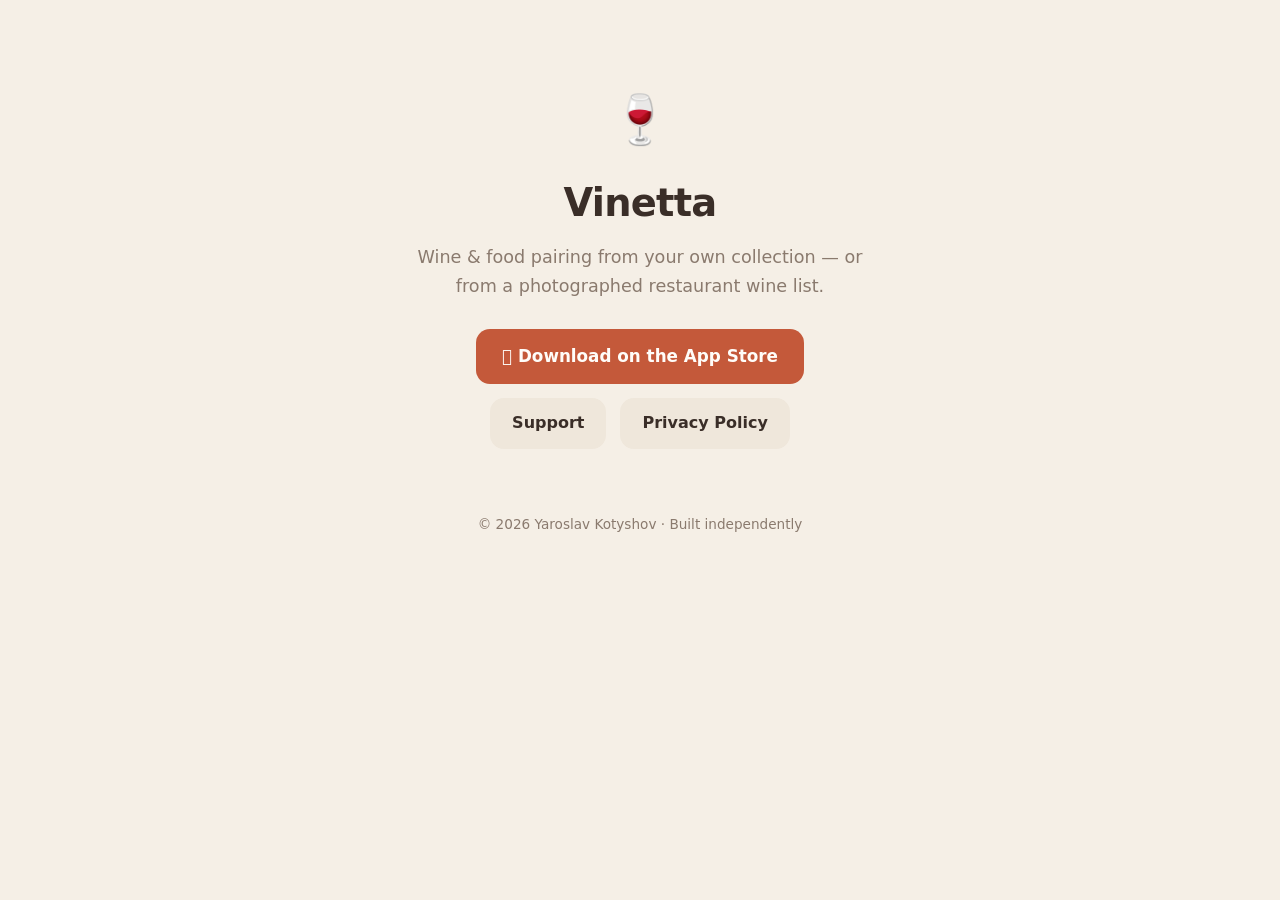
<file: index.html>
<!DOCTYPE html>
<html lang="en">
<head>
<meta charset="utf-8">
<meta name="viewport" content="width=device-width, initial-scale=1">
<title>Vinetta — Wine &amp; Food Pairing</title>
<meta name="description" content="Vinetta pairs food with wines from your own collection, or reads a restaurant wine list from a photo.">
<link rel="stylesheet" href="style.css">
</head>
<body>
<div class="wrap">
  <div class="hero">
    <div class="glyph">🍷</div>
    <h1>Vinetta</h1>
    <p>Wine &amp; food pairing from your own collection — or from a photographed restaurant wine list.</p>
    <div class="links">
      <a class="store" href="https://apps.apple.com/app/apple-store/id6797190260?pt=129247411&amp;ct=website&amp;mt=8">&#63743; Download on the App&nbsp;Store</a>
    </div>
    <div class="links" style="margin-top:14px">
      <a href="support/">Support</a>
      <a href="privacy/">Privacy Policy</a>
    </div>
  </div>
  <footer style="text-align:center">© 2026 Yaroslav Kotyshov · Built independently</footer>
</div>
</body>
</html>
</file>
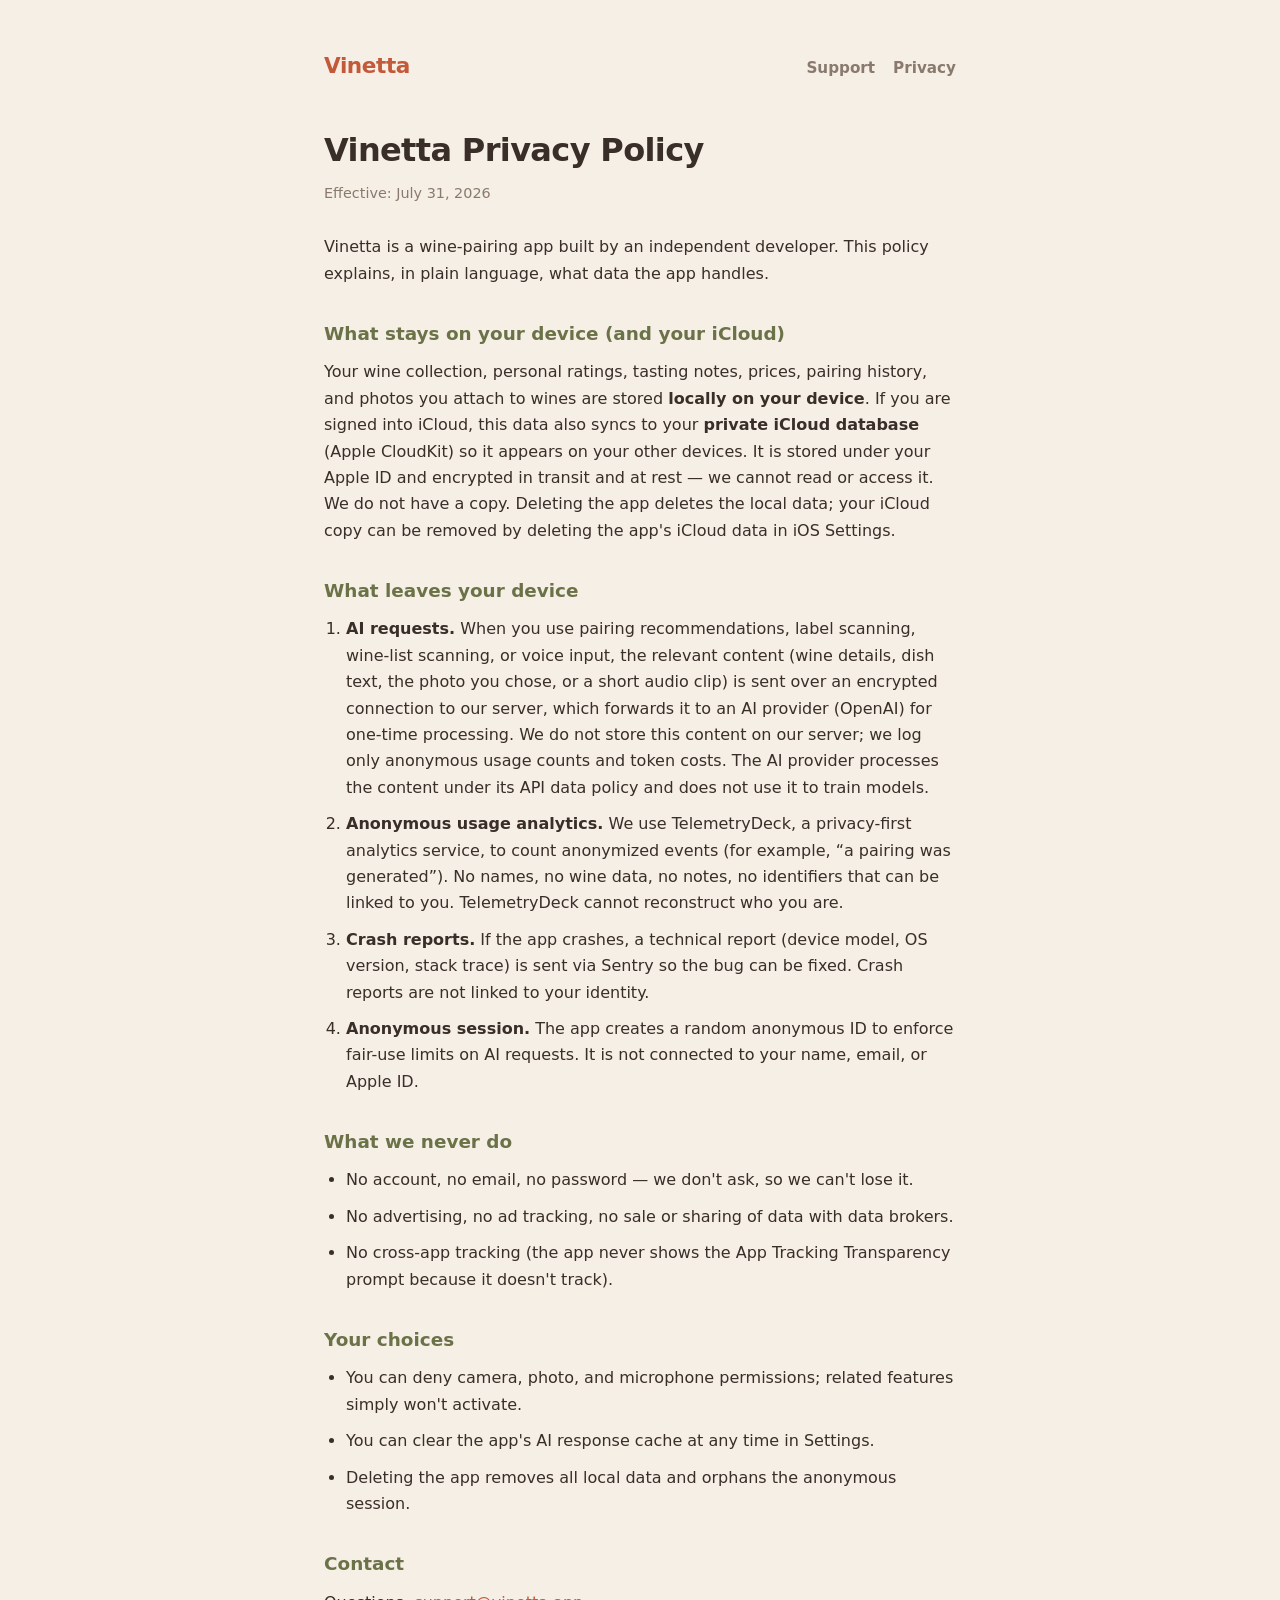
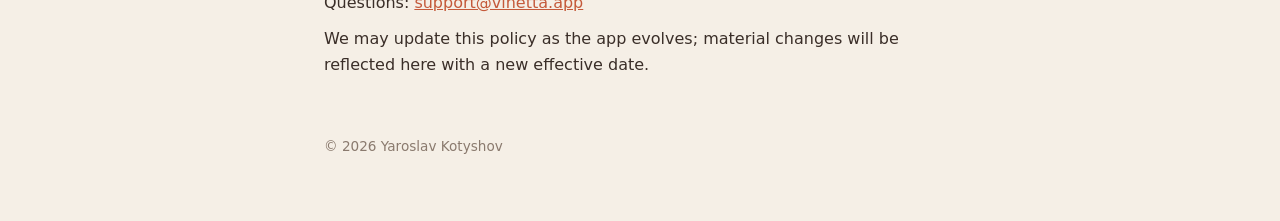
<file: privacy/index.html>
<!DOCTYPE html>
<html lang="en">
<head>
<meta charset="utf-8">
<meta name="viewport" content="width=device-width, initial-scale=1">
<title>Privacy Policy — Vinetta</title>
<link rel="stylesheet" href="../style.css">
</head>
<body>
<div class="wrap">
  <header class="site">
    <a class="brand" href="../">Vinetta</a>
    <nav><a href="../support/">Support</a><a href="./">Privacy</a></nav>
  </header>

  <h1>Vinetta Privacy Policy</h1>
  <p class="effective">Effective: July 31, 2026</p>

  <p>Vinetta is a wine-pairing app built by an independent developer. This policy explains, in plain language, what data the app handles.</p>

  <h2>What stays on your device (and your iCloud)</h2>
  <p>Your wine collection, personal ratings, tasting notes, prices, pairing history, and photos you attach to wines are stored <strong>locally on your device</strong>. If you are signed into iCloud, this data also syncs to your <strong>private iCloud database</strong> (Apple CloudKit) so it appears on your other devices. It is stored under your Apple ID and encrypted in transit and at rest — we cannot read or access it. We do not have a copy. Deleting the app deletes the local data; your iCloud copy can be removed by deleting the app's iCloud data in iOS Settings.</p>

  <h2>What leaves your device</h2>
  <ol>
    <li><strong>AI requests.</strong> When you use pairing recommendations, label scanning, wine-list scanning, or voice input, the relevant content (wine details, dish text, the photo you chose, or a short audio clip) is sent over an encrypted connection to our server, which forwards it to an AI provider (OpenAI) for one-time processing. We do not store this content on our server; we log only anonymous usage counts and token costs. The AI provider processes the content under its API data policy and does not use it to train models.</li>
    <li><strong>Anonymous usage analytics.</strong> We use TelemetryDeck, a privacy-first analytics service, to count anonymized events (for example, &ldquo;a pairing was generated&rdquo;). No names, no wine data, no notes, no identifiers that can be linked to you. TelemetryDeck cannot reconstruct who you are.</li>
    <li><strong>Crash reports.</strong> If the app crashes, a technical report (device model, OS version, stack trace) is sent via Sentry so the bug can be fixed. Crash reports are not linked to your identity.</li>
    <li><strong>Anonymous session.</strong> The app creates a random anonymous ID to enforce fair-use limits on AI requests. It is not connected to your name, email, or Apple ID.</li>
  </ol>

  <h2>What we never do</h2>
  <ul>
    <li>No account, no email, no password — we don't ask, so we can't lose it.</li>
    <li>No advertising, no ad tracking, no sale or sharing of data with data brokers.</li>
    <li>No cross-app tracking (the app never shows the App Tracking Transparency prompt because it doesn't track).</li>
  </ul>

  <h2>Your choices</h2>
  <ul>
    <li>You can deny camera, photo, and microphone permissions; related features simply won't activate.</li>
    <li>You can clear the app's AI response cache at any time in Settings.</li>
    <li>Deleting the app removes all local data and orphans the anonymous session.</li>
  </ul>

  <h2>Contact</h2>
  <p id="contact-email">Questions: <a href="mailto:support@vinetta.app">support@vinetta.app</a></p>

  <p>We may update this policy as the app evolves; material changes will be reflected here with a new effective date.</p>

  <footer>© 2026 Yaroslav Kotyshov</footer>
</div>
</body>
</html>
</file>
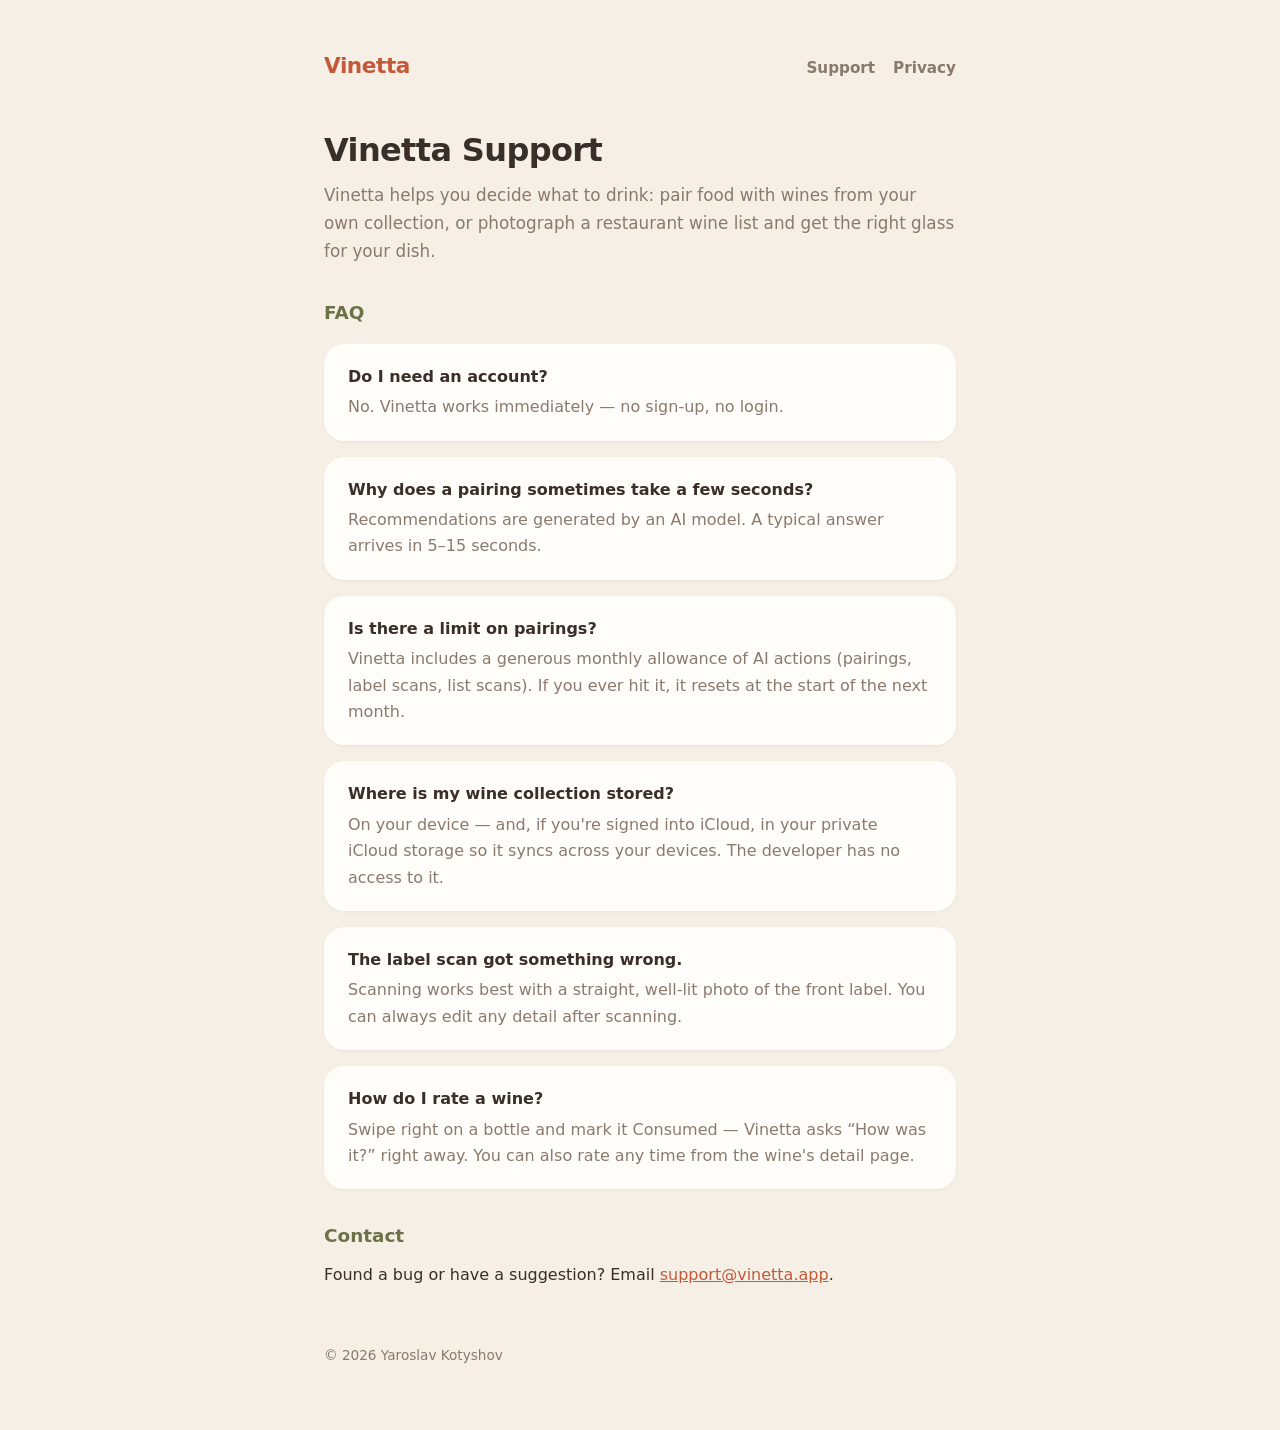
<file: support/index.html>
<!DOCTYPE html>
<html lang="en">
<head>
<meta charset="utf-8">
<meta name="viewport" content="width=device-width, initial-scale=1">
<title>Support — Vinetta</title>
<link rel="stylesheet" href="../style.css">
</head>
<body>
<div class="wrap">
  <header class="site">
    <a class="brand" href="../">Vinetta</a>
    <nav><a href="./">Support</a><a href="../privacy/">Privacy</a></nav>
  </header>

  <h1>Vinetta Support</h1>
  <p class="lede">Vinetta helps you decide what to drink: pair food with wines from your own collection, or photograph a restaurant wine list and get the right glass for your dish.</p>

  <h2>FAQ</h2>

  <div class="card">
    <h3>Do I need an account?</h3>
    <p>No. Vinetta works immediately — no sign-up, no login.</p>
  </div>

  <div class="card">
    <h3>Why does a pairing sometimes take a few seconds?</h3>
    <p>Recommendations are generated by an AI model. A typical answer arrives in 5–15 seconds.</p>
  </div>

  <div class="card">
    <h3>Is there a limit on pairings?</h3>
    <p>Vinetta includes a generous monthly allowance of AI actions (pairings, label scans, list scans). If you ever hit it, it resets at the start of the next month.</p>
  </div>

  <div class="card">
    <h3>Where is my wine collection stored?</h3>
    <p>On your device — and, if you're signed into iCloud, in your private iCloud storage so it syncs across your devices. The developer has no access to it.</p>
  </div>

  <div class="card">
    <h3>The label scan got something wrong.</h3>
    <p>Scanning works best with a straight, well-lit photo of the front label. You can always edit any detail after scanning.</p>
  </div>

  <div class="card">
    <h3>How do I rate a wine?</h3>
    <p>Swipe right on a bottle and mark it Consumed — Vinetta asks &ldquo;How was it?&rdquo; right away. You can also rate any time from the wine's detail page.</p>
  </div>

  <h2>Contact</h2>
  <p id="contact-email">Found a bug or have a suggestion? Email <a href="mailto:support@vinetta.app">support@vinetta.app</a>.</p>

  <footer>© 2026 Yaroslav Kotyshov</footer>
</div>
</body>
</html>
</file>
<file: style.css>
:root {
  --bg: #F5EFE6;
  --card: #FFFDF9;
  --chip: #EFE7DB;
  --text: #3A2E28;
  --text-2: #8A7A6E;
  --terracotta: #C4593A;
  --olive: #6B7248;
  --gold: #CDA342;
}
@media (prefers-color-scheme: dark) {
  :root {
    --bg: #1B1613;
    --card: #29221D;
    --chip: #322A24;
    --text: #F2ECE4;
    --text-2: #A99C90;
  }
}
* { margin: 0; padding: 0; box-sizing: border-box; }
body {
  font-family: ui-rounded, -apple-system, "SF Pro Rounded", "Segoe UI", system-ui, sans-serif;
  background: var(--bg);
  color: var(--text);
  line-height: 1.65;
  -webkit-font-smoothing: antialiased;
}
.wrap { max-width: 680px; margin: 0 auto; padding: 48px 24px 64px; }
header.site { display: flex; align-items: baseline; gap: 12px; margin-bottom: 40px; }
header.site a.brand { font-size: 1.35rem; font-weight: 800; color: var(--terracotta); text-decoration: none; letter-spacing: -0.02em; }
header.site nav { margin-left: auto; display: flex; gap: 18px; }
header.site nav a { color: var(--text-2); text-decoration: none; font-size: 0.95rem; font-weight: 600; }
header.site nav a:hover { color: var(--terracotta); }
h1 { font-size: 2rem; font-weight: 800; letter-spacing: -0.02em; margin-bottom: 6px; }
p.effective { color: var(--text-2); font-size: 0.9rem; margin-bottom: 28px; }
p.lede { color: var(--text-2); font-size: 1.05rem; margin-bottom: 28px; }
h2 { font-size: 1.15rem; font-weight: 700; margin: 32px 0 10px; color: var(--olive); }
p, li { margin-bottom: 10px; }
ul, ol { padding-left: 22px; margin-bottom: 14px; }
strong { font-weight: 700; }
a { color: var(--terracotta); }
.card {
  background: var(--card);
  border-radius: 20px;
  padding: 20px 24px;
  margin: 16px 0;
  box-shadow: 0 1px 3px rgba(58, 46, 40, 0.06);
}
.card h3 { font-size: 1rem; font-weight: 700; margin-bottom: 4px; }
.card p { margin-bottom: 0; color: var(--text-2); }
footer { margin-top: 56px; color: var(--text-2); font-size: 0.85rem; }
.hero { text-align: center; padding: 32px 0 8px; }
.hero .glyph { font-size: 3rem; }
.hero h1 { font-size: 2.4rem; margin: 12px 0 8px; }
.hero p { color: var(--text-2); font-size: 1.1rem; max-width: 460px; margin: 0 auto 28px; }
.links { display: flex; gap: 14px; justify-content: center; flex-wrap: wrap; }
.links a {
  display: inline-block; background: var(--chip); color: var(--text);
  text-decoration: none; font-weight: 700; padding: 12px 22px; border-radius: 14px;
}
.links a:hover { background: var(--terracotta); color: #FFFDF9; }
.links a.store { background: var(--terracotta); color: #FFFDF9; font-size: 1.05rem; padding: 14px 26px; }
</file>
